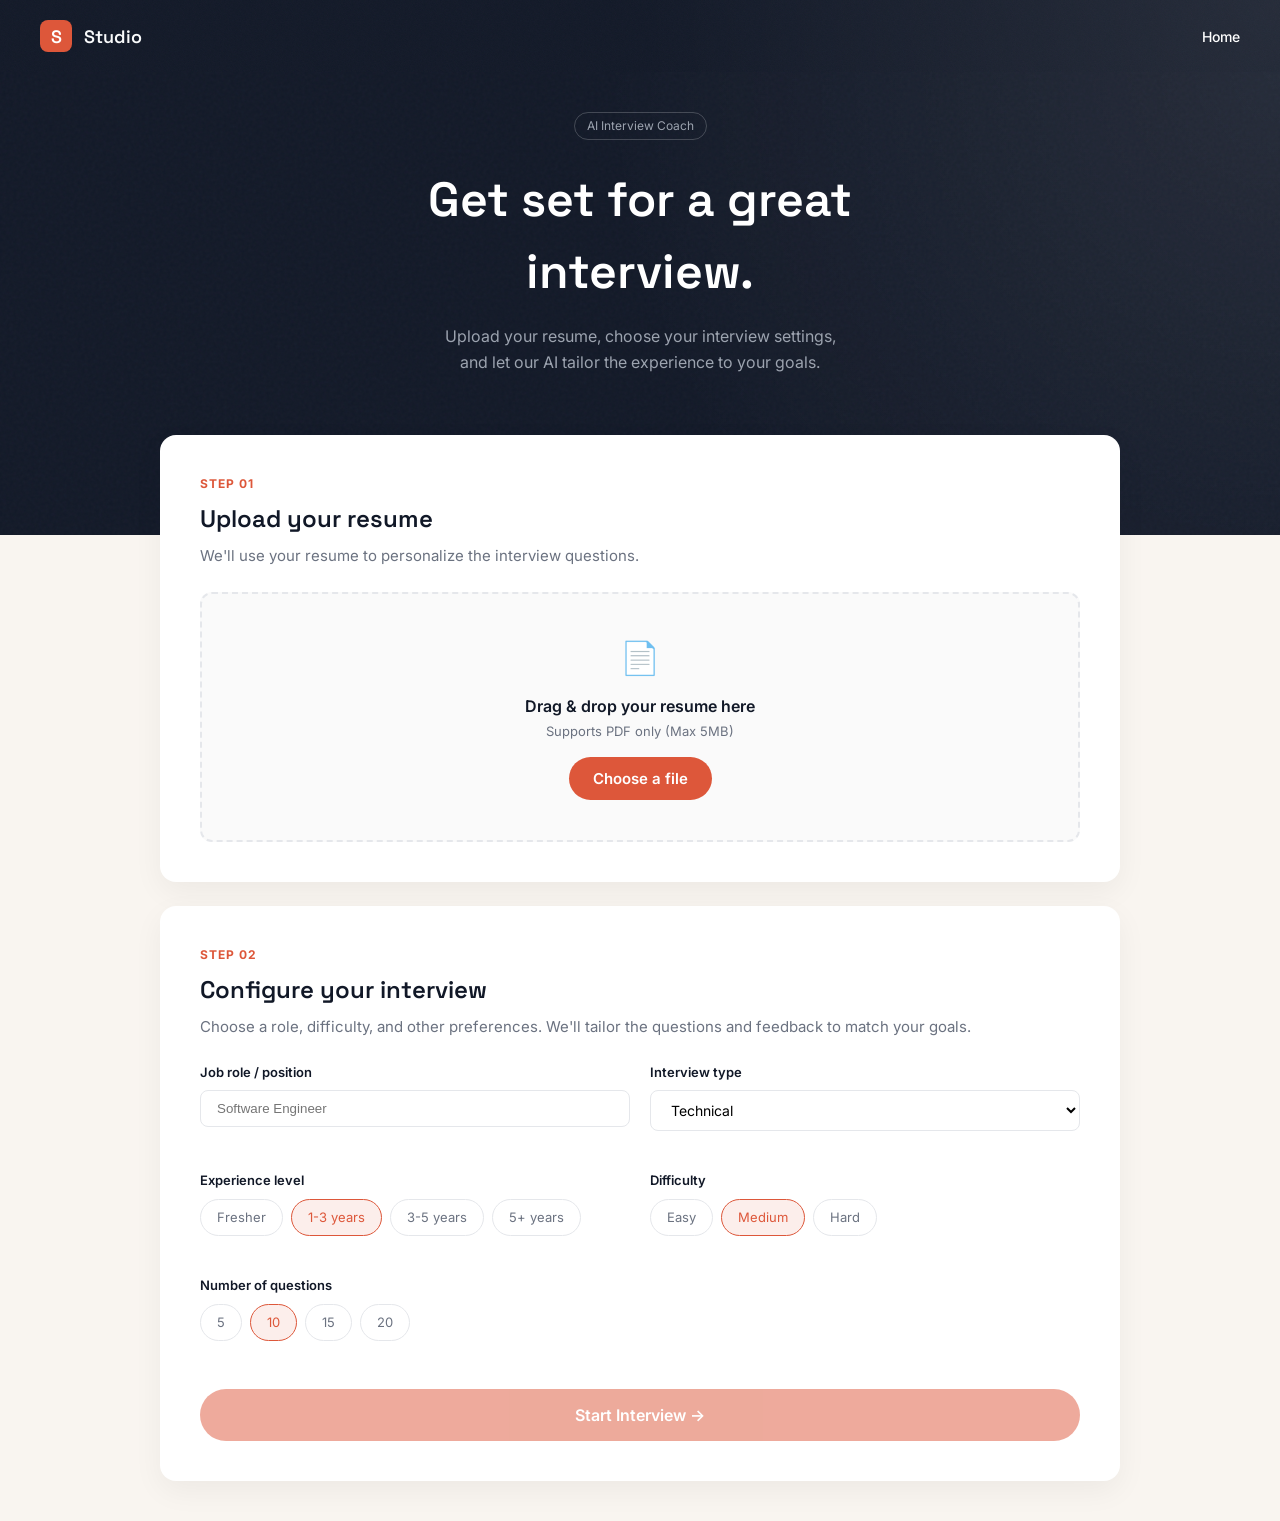
<file: frontend/index.html>
<!DOCTYPE html>
<html lang="en">
<head>
<meta charset="UTF-8"/>
<meta name="viewport" content="width=device-width, initial-scale=1.0"/>
<title>AI Interview Simulator - Setup</title>
<link rel="stylesheet" href="css/style.css?v=6.0.0"/>
<!-- Use Inter for a clean modern look -->
<link rel="preconnect" href="https://fonts.googleapis.com">
<link rel="preconnect" href="https://fonts.gstatic.com" crossorigin>
<link href="https://fonts.googleapis.com/css2?family=Inter:wght@400;500;600;700&display=swap" rel="stylesheet">
</head>
<body>

<nav class="top-nav">
  <div class="logo-area">
    <div class="brand-icon">S</div>
    <span>Studio</span>
  </div>
  <div class="nav-links">
    <a href="#" style="color: white; font-weight: 500;">Home</a>
  </div>
</nav>

<section class="hero-dark">
  <div style="display: inline-block; padding: 4px 12px; border: 1px solid rgba(255,255,255,0.2); border-radius: 16px; font-size: 12px; margin-bottom: 24px; color: #9CA3AF;">
    AI Interview Coach
  </div>
  <h1>Get set for a great interview.</h1>
  <p style="margin: 0; max-width: 400px; line-height: 1.6;">Upload your resume, choose your interview settings, and let our AI tailor the experience to your goals.</p>
</section>

<div class="main-container">
  
  <form id="uploadForm">
    
    <!-- STEP 01: Upload Resume -->
    <div class="white-card">
      <div class="step-label">STEP 01</div>
      <h2 class="card-title">Upload your resume</h2>
      <p class="card-subtitle">We'll use your resume to personalize the interview questions.</p>
      
      <div class="upload-zone" id="uploadZone">
        <input type="file" id="resumeFile" accept=".pdf" hidden/>
        <div class="upload-icon">📄</div>
        <p id="uploadText">Drag & drop your resume here</p>
        <p class="upload-hint">Supports PDF only (Max 5MB)</p>
        <button type="button" class="btn btn-primary" style="margin-top: 16px;" onclick="document.getElementById('resumeFile').click()">Choose a file</button>
      </div>

      <div id="fileSelected" class="file-selected hidden">
        <div style="display: flex; align-items: center; gap: 8px;">
          <span>📄</span>
          <span id="fileName" style="color: var(--text-dark);">resume.pdf</span>
        </div>
        <span style="color: var(--success); font-size: 12px;">Uploaded successfully</span>
      </div>
    </div>
    
    <!-- STEP 02: Configure Interview -->
    <div class="white-card">
      <div class="step-label">STEP 02</div>
      <h2 class="card-title">Configure your interview</h2>
      <p class="card-subtitle">Choose a role, difficulty, and other preferences. We'll tailor the questions and feedback to match your goals.</p>
      
      <div class="form-grid">
        <div class="form-group">
          <label>Job role / position</label>
          <input type="text" class="styled-select" placeholder="Software Engineer" style="width: 100%; border: 1px solid var(--border-light); border-radius: var(--radius-sm); padding: 10px 16px;">
        </div>
        
        <div class="form-group">
          <label>Interview type</label>
          <select id="interviewType" name="interview_type" class="styled-select">
            <option value="SDE">Technical</option>
            <option value="Backend">Backend</option>
            <option value="ML">Machine Learning</option>
            <option value="HR">Behavioral</option>
          </select>
        </div>
      </div>
      
      <div class="form-grid">
        <div class="form-group">
          <label>Experience level</label>
          <div class="pill-selector" id="expSelector">
            <div class="pill">Fresher</div>
            <div class="pill active">1-3 years</div>
            <div class="pill">3-5 years</div>
            <div class="pill">5+ years</div>
          </div>
        </div>
        
        <div class="form-group">
          <label>Difficulty</label>
          <div class="pill-selector" id="diffSelector">
            <div class="pill">Easy</div>
            <div class="pill active">Medium</div>
            <div class="pill">Hard</div>
          </div>
        </div>
      </div>
      
      <div class="form-grid">
        <div class="form-group">
          <label>Number of questions</label>
          <div class="pill-selector" id="numQSelector">
            <div class="pill">5</div>
            <div class="pill active">10</div>
            <div class="pill">15</div>
            <div class="pill">20</div>
          </div>
        </div>
        
        <div class="form-group" style="visibility: hidden; display: none;">
          <label>Interview persona</label>
          <select class="styled-select">
            <option>🤖 Supportive (Coach)</option>
            <option>🧐 Strict (Griller)</option>
          </select>
        </div>
      </div>
      
      <div class="action-row">
        <button type="submit" class="btn btn-primary" id="startBtn" disabled style="width: 200px;">
          Start Interview →
        </button>
      </div>

    </div>
    
  </form>

  <div id="loading" class="loading hidden white-card" style="margin-top: 24px;">
    <div class="spinner"></div>
    <p style="margin-top: 16px; color: var(--text-muted);">Analysing your resume and preparing interview...</p>
  </div>

  <div id="error" class="error-msg hidden"></div>

</div>

<script src="config.js"></script>
<script>
const uploadZone = document.getElementById('uploadZone');
const fileInput  = document.getElementById('resumeFile');
const startBtn   = document.getElementById('startBtn');
const fileSelected = document.getElementById('fileSelected');
const fileName   = document.getElementById('fileName');
const uploadText = document.getElementById('uploadText');
const loading    = document.getElementById('loading');
const errorDiv   = document.getElementById('error');
const form       = document.getElementById('uploadForm');

// Setup pill selector logic
document.querySelectorAll('.pill-selector').forEach(selector => {
  selector.addEventListener('click', e => {
    if (e.target.classList.contains('pill')) {
      selector.querySelectorAll('.pill').forEach(p => p.classList.remove('active'));
      e.target.classList.add('active');
    }
  });
});

function getActivePill(selectorId) {
  const container = document.getElementById(selectorId);
  if (!container) return "";
  const active = container.querySelector('.pill.active');
  return active ? active.textContent.trim() : "";
}

uploadZone.addEventListener('click', () => fileInput.click());

uploadZone.addEventListener('dragover', e => {
  e.preventDefault();
  uploadZone.classList.add('drag-over');
});
uploadZone.addEventListener('dragleave', () => uploadZone.classList.remove('drag-over'));
uploadZone.addEventListener('drop', e => {
  e.preventDefault();
  uploadZone.classList.remove('drag-over');
  const file = e.dataTransfer.files[0];
  if (file && file.type === 'application/pdf') {
    setFile(file);
  } else if (file) {
    alert('Please upload a PDF file. Other formats are not supported.');
  }
});

fileInput.addEventListener('change', () => {
  if (fileInput.files[0]) setFile(fileInput.files[0]);
});

function setFile(file) {
  fileInput._file = file;
  fileName.textContent = file.name;
  fileSelected.classList.remove('hidden');
  uploadZone.classList.add('hidden'); // Hides the drag-and-drop block
  startBtn.disabled = false;
}

form.addEventListener('submit', async e => {
  e.preventDefault();
  const file = fileInput._file || fileInput.files[0];
  if (!file) return;

  loading.classList.remove('hidden');
  form.classList.add('hidden');
  errorDiv.classList.add('hidden');

  const fd = new FormData();
  fd.append('resume', file);
  fd.append('interview_type', document.getElementById('interviewType').value);
  fd.append('experience', getActivePill('expSelector'));
  fd.append('difficulty', getActivePill('diffSelector'));
  fd.append('num_questions', getActivePill('numQSelector'));

  try {
    const res = await fetch(`${API_BASE_URL}/api/sessions`, { method: 'POST', body: fd });
    if (!res.ok) throw new Error(await res.text());
    const data = await res.json();
    sessionStorage.setItem('session_id', data.session_id);
    sessionStorage.setItem('candidate', JSON.stringify(data.candidate));
    sessionStorage.setItem('first_question', data.first_question);
    sessionStorage.setItem('first_topic', data.topic || '');
    sessionStorage.setItem('first_difficulty', data.difficulty || 2);
    sessionStorage.setItem('first_explanation', data.explanation || '');
    window.location.href = 'interview.html';
  } catch (err) {
    loading.classList.add('hidden');
    form.classList.remove('hidden');
    errorDiv.textContent = 'Error: ' + err.message;
    errorDiv.classList.remove('hidden');
  }
});
</script>
</body>
</html>
</file>
<file: frontend/css/style.css>
/* ============================================================
   AI Interview Simulator — New Dual-Tone Theme
   ============================================================ */

@import url('https://fonts.googleapis.com/css2?family=Space+Grotesk:wght@500;600;700&family=Inter:wght@400;500;600&display=swap');

:root {
  /* Colors */
  --bg-dark: #111827;
  --bg-light: #F9F5F0;
  --surface-white: #FFFFFF;
  
  --text-dark: #111827;
  --text-muted: #6B7280;
  --text-light: #F9FAFB;
  --text-light-muted: #9CA3AF;
  
  --accent: #DD573A;
  --accent-hover: #c44d33;
  --accent-wash: rgba(221, 87, 58, 0.1);
  
  --border-light: #E5E7EB;
  --border-dark: #374151;
  
  --success: #10B981;
  --success-bg: #D1FAE5;
  --danger: #EF4444;
  --danger-bg: #FEE2E2;
  
  /* Fonts */
  --font-display: 'Space Grotesk', sans-serif;
  --font-body: 'Inter', sans-serif;
  
  /* Radius */
  --radius-lg: 16px;
  --radius-md: 12px;
  --radius-sm: 8px;
}

* {
  box-sizing: border-box;
  margin: 0;
  padding: 0;
}

body {
  font-family: var(--font-body);
  background-color: var(--bg-light);
  color: var(--text-dark);
  line-height: 1.5;
  -webkit-font-smoothing: antialiased;
}

h1, h2, h3, h4 {
  font-family: var(--font-display);
  font-weight: 600;
  color: inherit;
}

/* Utilities */
.hidden { display: none !important; }

/* ============================================================
   Buttons
   ============================================================ */
.btn {
  display: inline-flex;
  align-items: center;
  justify-content: center;
  font-family: var(--font-body);
  font-weight: 600;
  padding: 12px 24px;
  border-radius: 30px;
  border: none;
  cursor: pointer;
  transition: all 0.2s ease;
  font-size: 15px;
}
.btn:disabled { opacity: 0.5; cursor: not-allowed; }

.btn-primary {
  background-color: var(--accent);
  color: white;
}
.btn-primary:hover:not(:disabled) {
  background-color: var(--accent-hover);
}

.btn-outline {
  background-color: transparent;
  border: 1px solid var(--border-dark);
  color: var(--text-light);
}
.btn-outline:hover:not(:disabled) {
  background-color: rgba(255,255,255,0.1);
}

.btn-outline-light {
  background-color: transparent;
  border: 1px solid var(--border-light);
  color: var(--text-dark);
}
.btn-outline-light:hover:not(:disabled) {
  background-color: #F3F4F6;
}

.btn-sm {
  padding: 8px 16px;
  font-size: 13px;
}

/* ============================================================
   Headers (Dark)
   ============================================================ */
.top-nav {
  background-color: var(--bg-dark);
  background-image: radial-gradient(circle at top right, rgba(255,255,255,0.08), transparent 50%), url('data:image/svg+xml;utf8,<svg viewBox="0 0 200 200" xmlns="http://www.w3.org/2000/svg"><filter id="noiseFilter"><feTurbulence type="fractalNoise" baseFrequency="0.65" numOctaves="3" stitchTiles="stitch"/></filter><rect width="100%" height="100%" filter="url(%23noiseFilter)" opacity="0.04"/></svg>');
  color: var(--text-light);
  padding: 20px 40px;
  display: flex;
  justify-content: space-between;
  align-items: center;
}
.top-nav .logo-area {
  display: flex;
  align-items: center;
  gap: 12px;
  font-family: var(--font-display);
  font-weight: 600;
  font-size: 18px;
}
.brand-icon {
  background: var(--accent);
  color: white;
  width: 32px; height: 32px;
  border-radius: 8px;
  display: flex; align-items: center; justify-content: center;
}
.nav-links {
  display: flex;
  gap: 24px;
  font-size: 14px;
  color: var(--text-light-muted);
}
.nav-links a { color: inherit; text-decoration: none; }
.nav-links a:hover { color: white; }

.hero-dark {
  background-color: var(--bg-dark);
  background-image: radial-gradient(circle at top right, rgba(255,255,255,0.08), transparent 50%), url('data:image/svg+xml;utf8,<svg viewBox="0 0 200 200" xmlns="http://www.w3.org/2000/svg"><filter id="noiseFilter"><feTurbulence type="fractalNoise" baseFrequency="0.65" numOctaves="3" stitchTiles="stitch"/></filter><rect width="100%" height="100%" filter="url(%23noiseFilter)" opacity="0.04"/></svg>');
  color: white;
  padding: 40px 40px 160px 40px;
  text-align: center;
  position: relative;
  overflow: hidden;
  display: flex;
  flex-direction: column;
  align-items: center;
}
.hero-dark h1 {
  font-size: 48px;
  margin-bottom: 16px;
  max-width: 600px;
}
.hero-dark p {
  color: var(--text-light-muted);
  font-size: 16px;
  max-width: 500px;
  margin: 0 auto;
}

/* ============================================================
   Cards & Layout
   ============================================================ */
.main-container {
  max-width: 1000px;
  margin: -100px auto 40px auto;
  padding: 0 20px;
  position: relative;
  z-index: 10;
}

.white-card {
  background: var(--surface-white);
  border-radius: var(--radius-lg);
  padding: 40px;
  box-shadow: 0 10px 30px rgba(0,0,0,0.05);
  margin-bottom: 24px;
}

.step-label {
  font-size: 12px;
  font-weight: 700;
  color: var(--accent);
  text-transform: uppercase;
  letter-spacing: 1px;
  margin-bottom: 8px;
}

.card-title {
  font-size: 24px;
  margin-bottom: 8px;
}
.card-subtitle {
  color: var(--text-muted);
  font-size: 15px;
  margin-bottom: 24px;
}

/* ============================================================
   Index Page specifics
   ============================================================ */
.upload-zone {
  border: 2px dashed var(--border-light);
  border-radius: var(--radius-md);
  padding: 40px 20px;
  text-align: center;
  cursor: pointer;
  transition: all 0.2s ease;
  background-color: #FAFAFA;
}
.upload-zone:hover, .upload-zone.drag-over {
  border-color: var(--accent);
  background-color: var(--accent-wash);
}
.upload-icon {
  font-size: 32px;
  margin-bottom: 12px;
}
#uploadText { font-weight: 600; margin-bottom: 4px; }
.upload-hint { color: var(--text-muted); font-size: 13px; }

.file-selected {
  display: flex; align-items: center; justify-content: space-between;
  margin-top: 16px; padding: 12px;
  background: #F3F4F6;
  border-radius: var(--radius-sm); font-size: 14px; font-weight: 500;
}
.file-selected.hidden { display: none; }

.form-grid {
  display: grid;
  grid-template-columns: 1fr 1fr;
  gap: 20px;
  margin-bottom: 24px;
}
.form-group { margin-bottom: 16px; }
.form-group label {
  display: block;
  font-size: 13px;
  font-weight: 600;
  margin-bottom: 8px;
  color: var(--text-dark);
}
.pill-selector {
  display: flex;
  gap: 8px;
  flex-wrap: wrap;
}
.pill {
  padding: 8px 16px;
  border: 1px solid var(--border-light);
  border-radius: 20px;
  font-size: 13px;
  cursor: pointer;
  color: var(--text-muted);
  background: white;
}
.pill.active {
  border-color: var(--accent);
  color: var(--accent);
  background: var(--accent-wash);
}
select.styled-select {
  width: 100%;
  padding: 10px 16px;
  border: 1px solid var(--border-light);
  border-radius: var(--radius-sm);
  font-family: var(--font-body);
  font-size: 14px;
  background: white;
}
.action-row {
  display: flex;
  gap: 16px;
  margin-top: 32px;
}
.action-row .btn { flex: 1; padding: 16px; font-size: 16px; }

/* ============================================================
   Interview Page specifics
   ============================================================ */
.interview-header {
  background-color: var(--bg-dark);
  background-image: radial-gradient(circle at top right, rgba(255,255,255,0.08), transparent 50%), url('data:image/svg+xml;utf8,<svg viewBox="0 0 200 200" xmlns="http://www.w3.org/2000/svg"><filter id="noiseFilter"><feTurbulence type="fractalNoise" baseFrequency="0.65" numOctaves="3" stitchTiles="stitch"/></filter><rect width="100%" height="100%" filter="url(%23noiseFilter)" opacity="0.04"/></svg>');
  padding: 24px 40px 120px 40px;
  display: flex;
  justify-content: space-between;
  color: white;
}
.ih-left h2 {
  font-size: 24px;
  margin-bottom: 8px;
}
.ih-left p {
  color: var(--text-light-muted);
  font-size: 14px;
}
.ih-right {
  display: flex;
  flex-direction: column;
  align-items: flex-end;
  gap: 8px;
}
.progress-bar-container {
  width: 200px;
  height: 6px;
  background: var(--border-dark);
  border-radius: 3px;
  overflow: hidden;
}
.progress-bar-fill {
  height: 100%;
  background: var(--accent);
  width: 30%;
}
.timer-badge {
  background: rgba(255,255,255,0.1);
  padding: 6px 12px;
  border-radius: 6px;
  font-family: monospace;
  font-size: 14px;
}

.chat-card {
  background: var(--surface-white);
  border-radius: var(--radius-lg);
  padding: 32px;
  box-shadow: 0 4px 12px rgba(0,0,0,0.05);
  margin-bottom: 24px;
}
.chat-profile {
  display: flex;
  align-items: center;
  gap: 12px;
  margin-bottom: 16px;
}
.avatar {
  width: 40px; height: 40px;
  background: var(--bg-dark); color: white;
  border-radius: 50%;
  display: flex; align-items: center; justify-content: center;
  font-weight: 600;
}
.profile-info h4 { margin: 0; font-size: 16px; }
.profile-info p { margin: 0; font-size: 13px; color: var(--text-muted); }

.question-text {
  font-size: 20px;
  line-height: 1.5;
  color: var(--text-dark);
}

.tip-box {
  display: flex; gap: 12px; align-items: flex-start;
  margin-top: 24px; padding-top: 24px;
  border-top: 1px solid var(--border-light);
  color: var(--text-muted);
  font-size: 14px;
}

.answer-header {
  display: flex;
  justify-content: space-between;
  margin-bottom: 16px;
}
.answer-title { font-weight: 600; font-size: 14px; text-transform: uppercase; color: var(--text-muted); }
.mode-tabs { display: flex; gap: 16px; }
.mode-tab {
  background: none; border: none; cursor: pointer;
  color: var(--text-muted); font-size: 14px; font-weight: 500;
}
.mode-tab.active { color: var(--text-dark); font-weight: 600; border-bottom: 2px solid var(--accent); }

.answer-textarea {
  width: 100%;
  background: #FAFAFA;
  border: 1px solid var(--border-light);
  border-radius: var(--radius-sm);
  padding: 16px;
  font-family: var(--font-body);
  font-size: 15px;
  resize: vertical;
  min-height: 120px;
  outline: none;
}
.answer-textarea:focus { border-color: var(--accent); }

.answer-actions {
  display: flex;
  align-items: center;
  justify-content: space-between;
  margin-top: 16px;
}

.btn-record {
  background: #FAFAFA;
  border: 1px solid var(--border-light);
  border-radius: var(--radius-sm);
  padding: 12px; cursor: pointer; font-size: 20px;
}
.btn-record.recording {
  background: var(--danger-bg);
  border-color: var(--danger);
  color: var(--danger);
  animation: pulse 1.5s infinite;
}
.recording-indicator { color: var(--danger); font-size: 14px; font-weight: 500; margin-left: 10px; }
.rec-dot { display: inline-block; width: 10px; height: 10px; background: var(--danger); border-radius: 50%; margin-right: 6px; animation: pulse 1s infinite; }

.history-dropdown {
  background: var(--surface-white);
  border: 1px solid var(--border-light);
  border-radius: var(--radius-md);
  padding: 16px 24px;
  display: flex; justify-content: space-between; align-items: center;
  cursor: pointer;
  box-shadow: 0 2px 8px rgba(0,0,0,0.03);
}

/* ============================================================
   Report Page specifics
   ============================================================ */
.report-hero {
  background-color: var(--bg-dark);
  background-image: radial-gradient(circle at top right, rgba(255,255,255,0.08), transparent 50%), url('data:image/svg+xml;utf8,<svg viewBox="0 0 200 200" xmlns="http://www.w3.org/2000/svg"><filter id="noiseFilter"><feTurbulence type="fractalNoise" baseFrequency="0.65" numOctaves="3" stitchTiles="stitch"/></filter><rect width="100%" height="100%" filter="url(%23noiseFilter)" opacity="0.04"/></svg>');
  color: white;
  padding: 40px 40px 140px 40px;
  display: flex;
  justify-content: space-between;
  align-items: center;
}
.report-hero h1 { font-size: 32px; margin-bottom: 8px; }
.report-hero p { color: var(--text-light-muted); max-width: 500px; }

.report-grid {
  display: grid;
  grid-template-columns: 1fr 1fr;
  gap: 24px;
}
.score-card {
  text-align: center;
}
.score-big {
  font-size: 64px;
  font-family: var(--font-display);
  font-weight: 700;
  line-height: 1;
  color: var(--text-dark);
}
.score-big span { font-size: 32px; color: var(--text-muted); }

.bar-row {
  display: flex; align-items: center; justify-content: space-between;
  margin-bottom: 12px;
}
.bar-label { font-size: 14px; font-weight: 500; }
.bar-track {
  width: 100%; height: 6px; background: var(--border-light);
  border-radius: 3px; margin: 4px 0;
}
.bar-fill { height: 100%; background: var(--accent); border-radius: 3px; }

.list-item {
  display: flex; align-items: flex-start; gap: 12px;
  margin-bottom: 12px;
  font-size: 14px;
}
.icon-success { color: var(--success); }
.icon-warning { color: var(--accent); }

/* Spinners & Animations */
@keyframes pulse { 0% { opacity: 1; } 50% { opacity: 0.5; } 100% { opacity: 1; } }
@keyframes spin { to { transform: rotate(360deg); } }
.spinner { width: 30px; height: 30px; border: 3px solid var(--border-light); border-top-color: var(--accent); border-radius: 50%; animation: spin 1s linear infinite; margin: 0 auto; }
.loading { text-align: center; padding: 20px; }
.error-msg { background: var(--danger-bg); color: var(--danger); padding: 12px; border-radius: 8px; margin-top: 16px; font-size: 14px; }

/* Skills Grid */
.skill-item {
  display: flex; justify-content: space-between; align-items: center;
  padding: 12px 16px; background: #FAFAFA; border: 1px solid var(--border-light);
  border-radius: var(--radius-sm); margin-bottom: 8px;
}
.skill-score { font-size: 12px; font-weight: 600; padding: 4px 10px; border-radius: 12px; }
.skill-score.high { background: var(--success-bg); color: var(--success); }
.skill-score.medium { background: #FEF3C7; color: #D97706; }
.skill-score.low { background: var(--danger-bg); color: var(--danger); }

/* Contradiction Cards */
.contra-card {
  background: #FFF;
  border: 1px solid var(--border-light);
  border-left: 4px solid var(--accent);
  border-radius: var(--radius-sm);
  padding: 16px;
  margin-bottom: 16px;
}
.contra-header {
  font-size: 12px;
  font-weight: 700;
  color: var(--text-muted);
  text-transform: uppercase;
  margin-bottom: 12px;
  border-bottom: 1px solid var(--border-light);
  padding-bottom: 8px;
}
.contra-statement {
  background: #FAFAFA;
  padding: 10px 12px;
  border-radius: var(--radius-sm);
  font-size: 13px;
  color: var(--text-dark);
  margin-bottom: 8px;
  border: 1px solid var(--border-light);
}
.contra-statement strong {
  color: var(--accent);
  margin-right: 4px;
}
</file>
